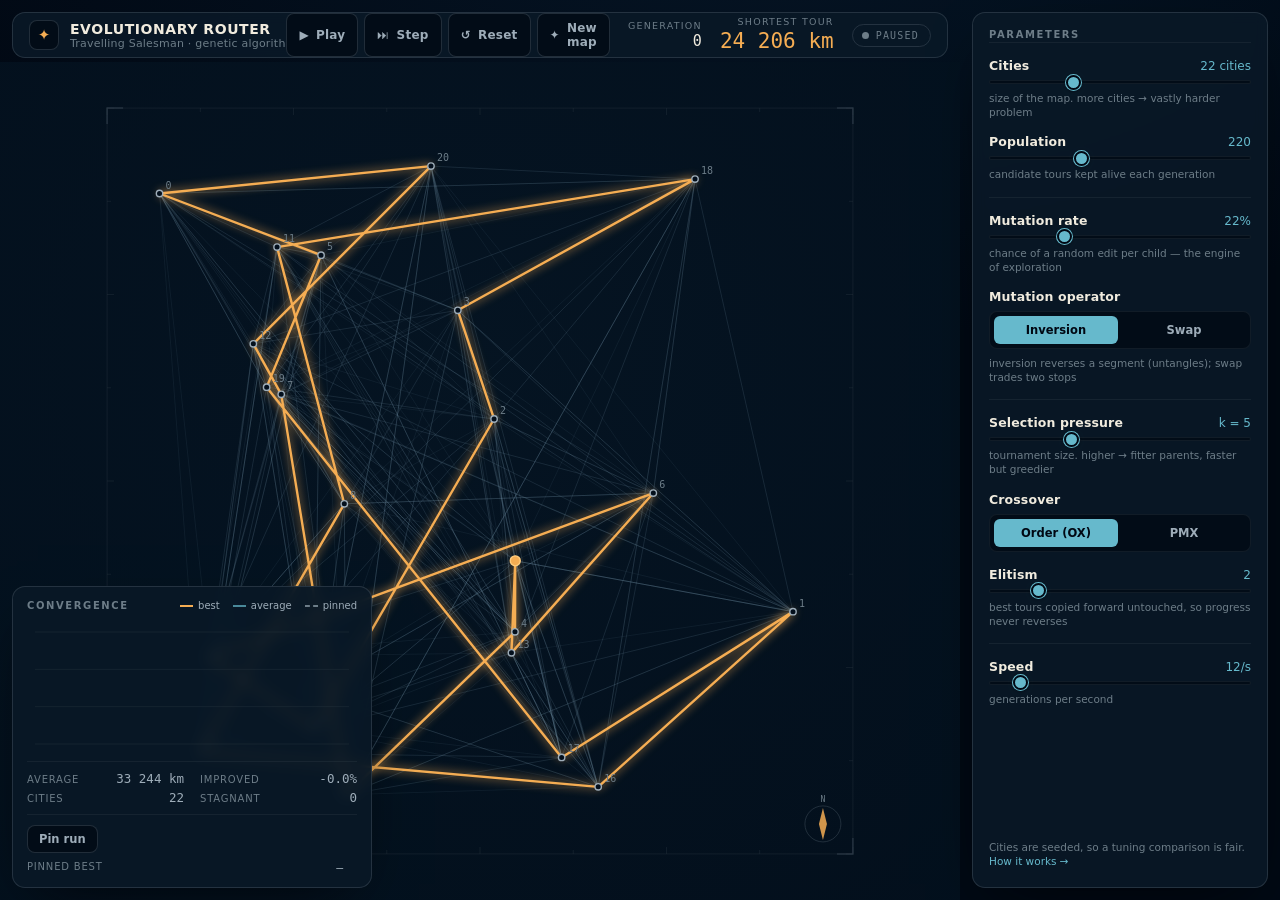
<file: index.html>
<!DOCTYPE html>
<html lang="en">
<head>
  <meta charset="UTF-8" />
  <meta name="viewport" content="width=device-width, initial-scale=1.0" />
  <title>Evolutionary Router · TSP Genetic Algorithm</title>
  <meta name="description" content="A genetic algorithm solving the Travelling Salesman Problem in real time." />
  <link rel="icon" type="image/svg+xml" href="assets/favicon.svg" />
  <link rel="stylesheet" href="style.css" />
</head>
<body>
  <canvas id="stage"></canvas>

  <!-- ============================== Top bar ============================== -->
  <header id="topbar" class="panel">
    <div class="brand">
      <span class="mark" aria-hidden="true">&#x2726;</span>
      <div class="brand-txt">
        <h1>Evolutionary Router</h1>
        <p>Travelling Salesman &middot; genetic algorithm</p>
      </div>
    </div>

    <div class="transport" role="group" aria-label="Run controls">
      <button id="btn-play" class="tbtn" data-on="0" title="Play / pause (Space)">
        <span class="ico" aria-hidden="true">&#9654;</span><span class="label">Play</span>
      </button>
      <button id="btn-step" class="tbtn" title="Advance one generation (S)">
        <span class="ico" aria-hidden="true">&#9197;</span><span class="label">Step</span>
      </button>
      <button id="btn-reset" class="tbtn" title="Restart from random tours (R)">
        <span class="ico" aria-hidden="true">&#8634;</span><span class="label">Reset</span>
      </button>
      <button id="btn-regen" class="tbtn" title="Generate a new set of cities">
        <span class="ico" aria-hidden="true">&#10022;</span><span class="label">New map</span>
      </button>
    </div>

    <div class="status">
      <div class="stat">
        <span class="k">generation</span>
        <span id="r-gen" class="v mono">0</span>
      </div>
      <div class="stat hero">
        <span class="k">shortest tour</span>
        <span id="r-best" class="v mono">&mdash;</span>
      </div>
      <span id="run-state" class="badge" data-on="0">PAUSED</span>
    </div>
  </header>

  <!-- ============================== Rail ============================== -->
  <aside id="rail" class="panel" aria-label="Algorithm parameters">
    <h2 class="rail-title">Parameters</h2>

    <div class="ctrl">
      <div class="ctrl-head"><label for="c-cities">Cities</label><output id="v-cities">22 cities</output></div>
      <input id="c-cities" type="range" min="5" max="60" step="1" value="22" />
      <p class="hint">size of the map. more cities &rarr; vastly harder problem</p>
    </div>

    <div class="ctrl">
      <div class="ctrl-head"><label for="c-pop">Population</label><output id="v-pop">220</output></div>
      <input id="c-pop" type="range" min="20" max="600" step="10" value="220" />
      <p class="hint">candidate tours kept alive each generation</p>
    </div>

    <hr class="rail-sep" />

    <div class="ctrl">
      <div class="ctrl-head"><label for="c-mut">Mutation rate</label><output id="v-mut">22%</output></div>
      <input id="c-mut" type="range" min="0" max="0.8" step="0.01" value="0.22" />
      <p class="hint">chance of a random edit per child &mdash; the engine of exploration</p>
    </div>

    <div class="ctrl">
      <div class="ctrl-head"><label>Mutation operator</label></div>
      <div id="seg-mut" class="seg" role="group" aria-label="Mutation operator">
        <button data-val="inversion" data-on="1">Inversion</button>
        <button data-val="swap" data-on="0">Swap</button>
      </div>
      <p class="hint">inversion reverses a segment (untangles); swap trades two stops</p>
    </div>

    <hr class="rail-sep" />

    <div class="ctrl">
      <div class="ctrl-head"><label for="c-tourn">Selection pressure</label><output id="v-tourn">k = 5</output></div>
      <input id="c-tourn" type="range" min="2" max="12" step="1" value="5" />
      <p class="hint">tournament size. higher &rarr; fitter parents, faster but greedier</p>
    </div>

    <div class="ctrl">
      <div class="ctrl-head"><label>Crossover</label></div>
      <div id="seg-cx" class="seg" role="group" aria-label="Crossover operator">
        <button data-val="ox" data-on="1">Order (OX)</button>
        <button data-val="pmx" data-on="0">PMX</button>
      </div>
    </div>

    <div class="ctrl">
      <div class="ctrl-head"><label for="c-elite">Elitism</label><output id="v-elite">2</output></div>
      <input id="c-elite" type="range" min="0" max="12" step="1" value="2" />
      <p class="hint">best tours copied forward untouched, so progress never reverses</p>
    </div>

    <hr class="rail-sep" />

    <div class="ctrl">
      <div class="ctrl-head"><label for="c-speed">Speed</label><output id="v-speed">12/s</output></div>
      <input id="c-speed" type="range" min="1" max="120" step="1" value="12" />
      <p class="hint">generations per second</p>
    </div>

    <p class="rail-foot">
      Cities are seeded, so a tuning comparison is fair.
      <a href="explanation.html">How it works &rarr;</a>
    </p>
  </aside>

  <!-- ============================== Convergence ============================== -->
  <section id="chartpanel" class="panel" aria-label="Convergence and metrics">
    <div class="chart-head">
      <h2>Convergence</h2>
      <div class="legend">
        <span class="l-best"><i></i>best</span>
        <span class="l-avg"><i></i>average</span>
        <span class="l-pin"><i></i>pinned</span>
      </div>
    </div>

    <canvas id="chart"></canvas>

    <div class="metrics">
      <div class="metric"><span class="k">average</span><span id="r-avg" class="v mono">&mdash;</span></div>
      <div class="metric"><span class="k">improved</span><span id="r-improve" class="v mono">0%</span></div>
      <div class="metric"><span class="k">cities</span><span id="r-cities" class="v mono">22</span></div>
      <div class="metric"><span class="k">stagnant</span><span id="r-stagnant" class="v mono">0</span></div>
    </div>

    <div class="compare">
      <div class="compare-row">
        <button id="btn-pin" class="cbtn" title="Snapshot this run to race the next one against">Pin run</button>
        <button id="btn-clearpin" class="cbtn" hidden>Clear</button>
        <span id="pin-label"></span>
      </div>
      <div id="pin-row" hidden>
        <span class="k">pinned best</span>
        <span class="v"><span id="r-pinned">&mdash;</span> &nbsp; <span id="r-delta"></span></span>
      </div>
    </div>
  </section>

  <script src="genetic-algorithm.js"></script>
</body>
</html>
</file>
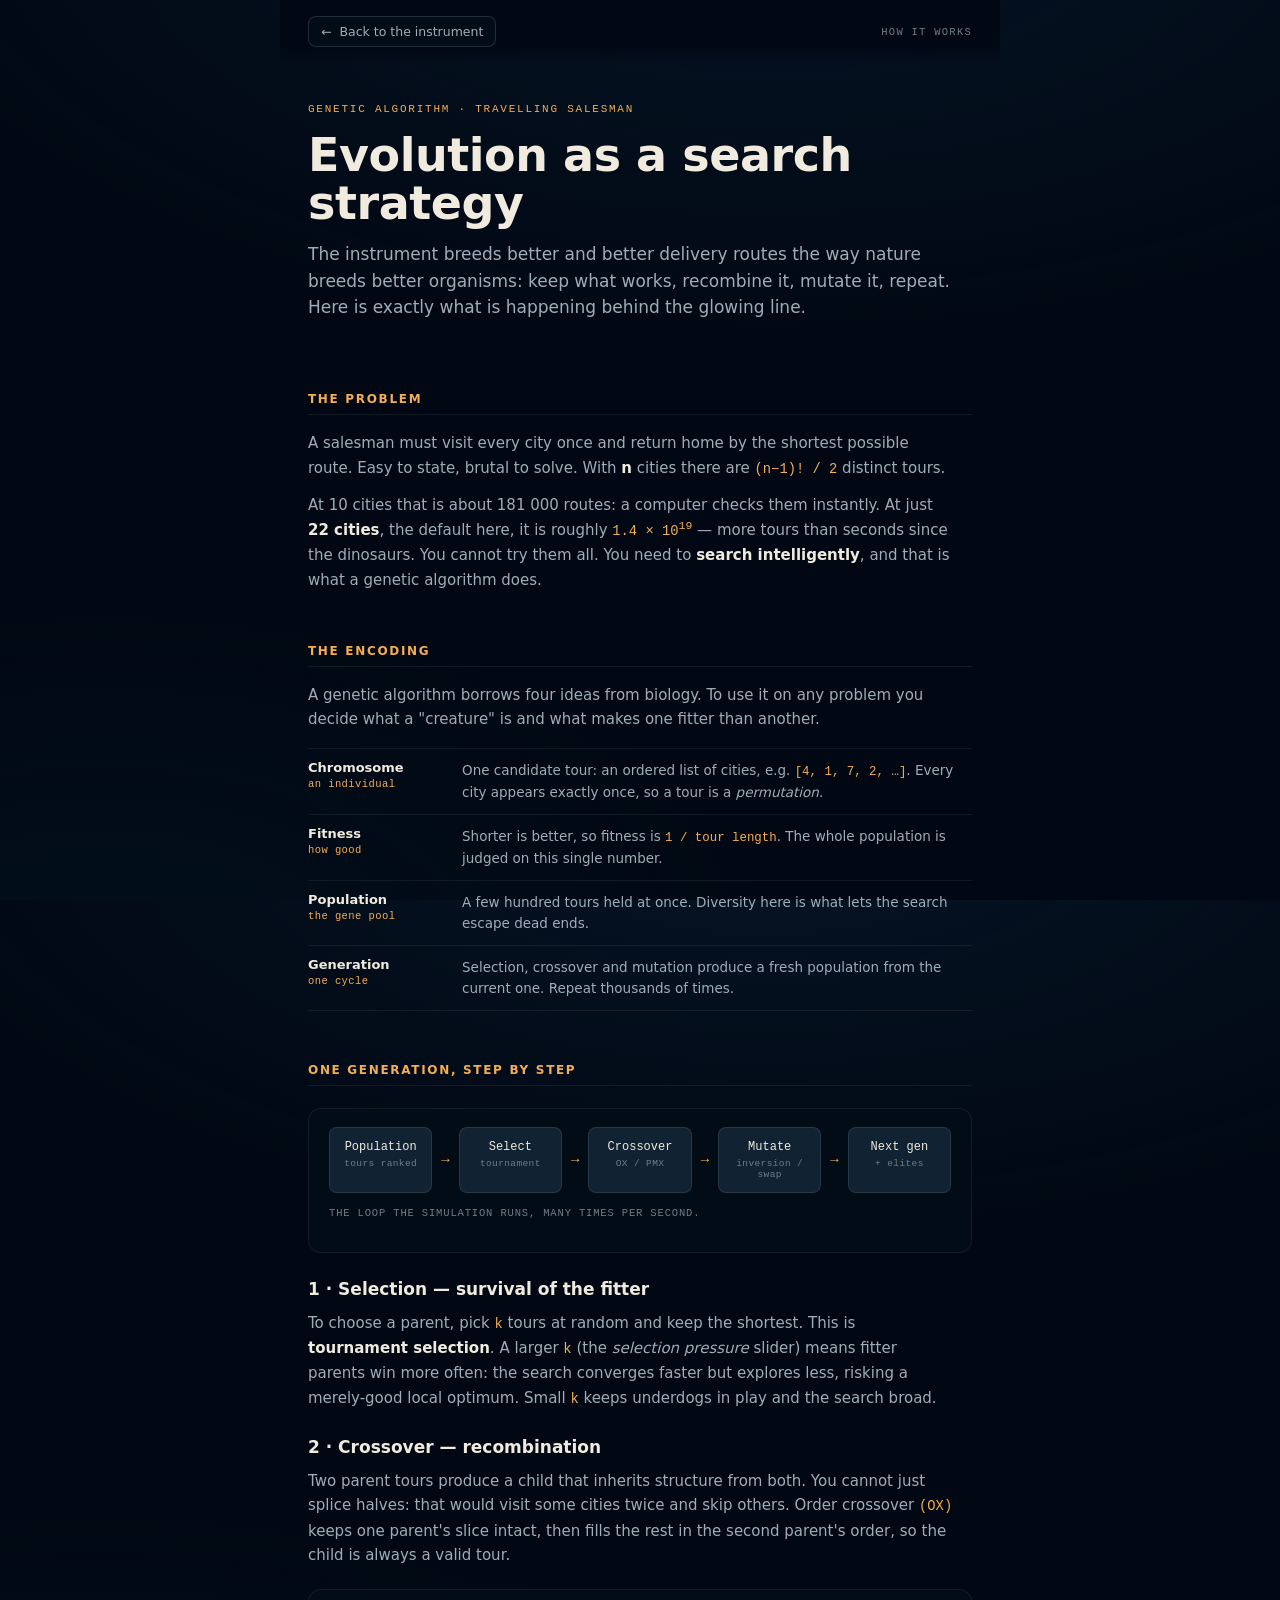
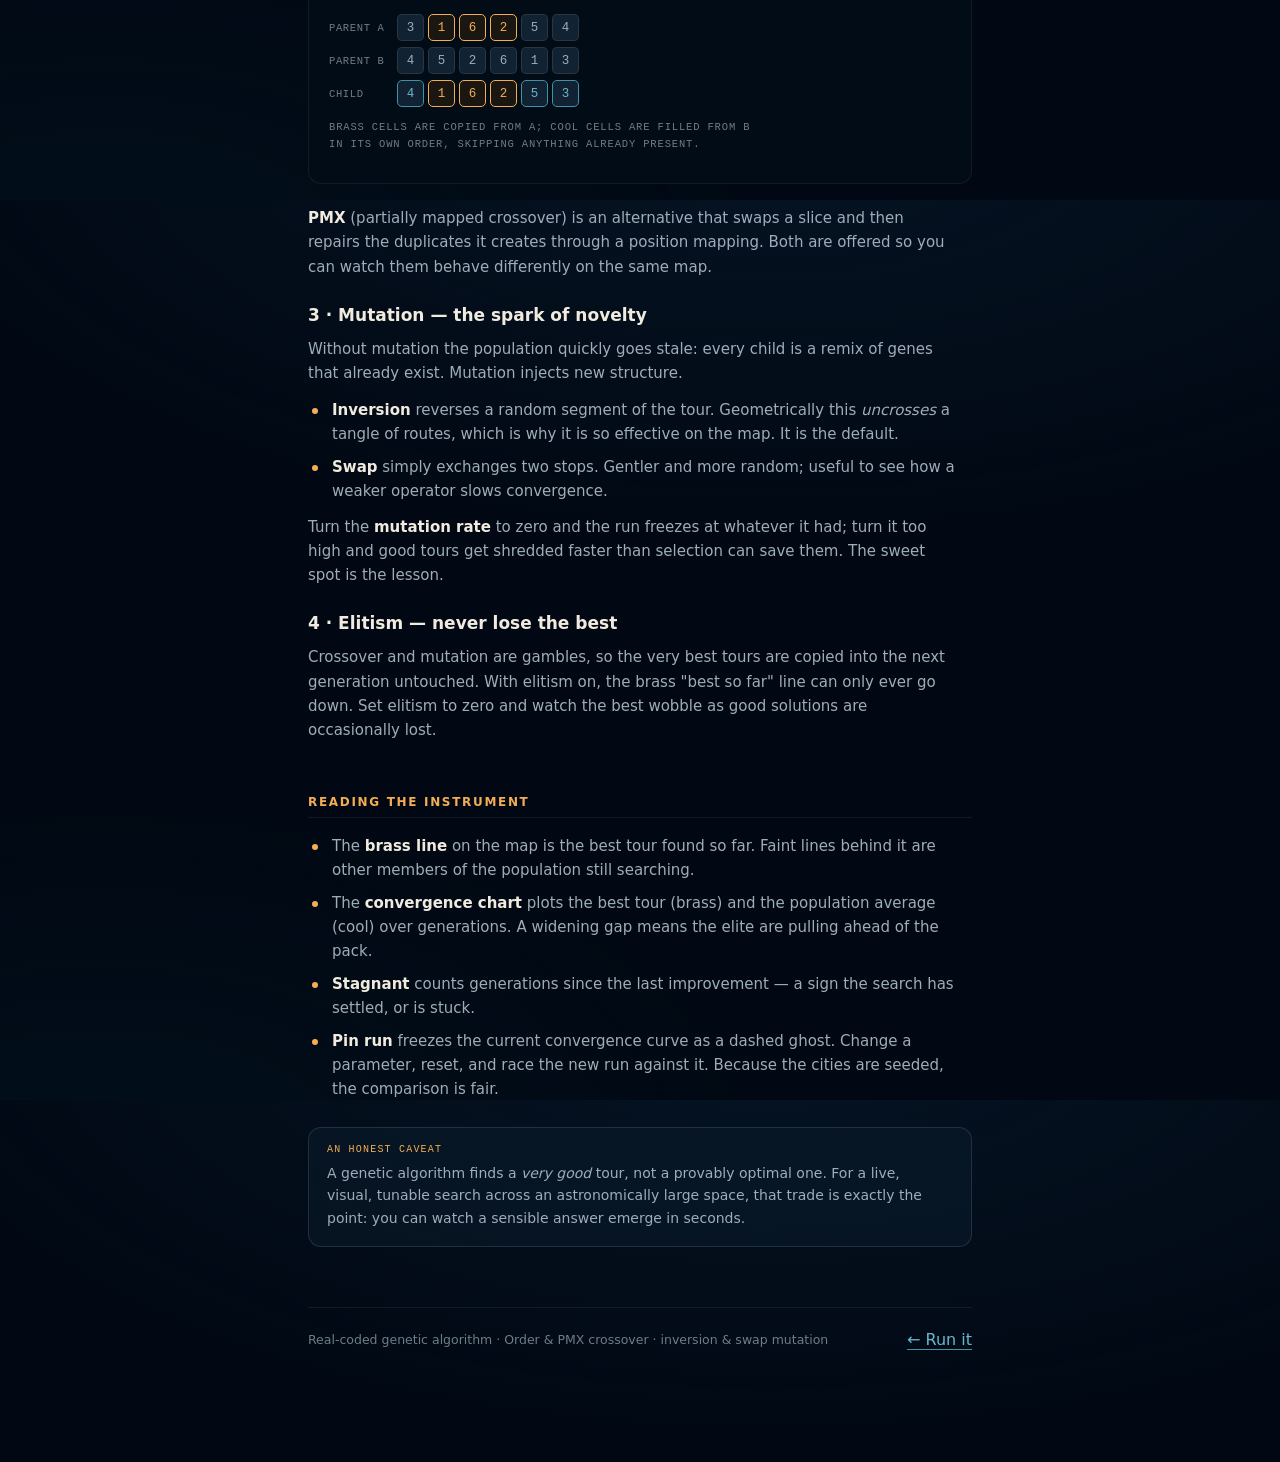
<file: explanation.html>
<!DOCTYPE html>
<html lang="en">
<head>
  <meta charset="UTF-8" />
  <meta name="viewport" content="width=device-width, initial-scale=1.0" />
  <title>How it works · Evolutionary Router</title>
  <meta name="description" content="How a genetic algorithm solves the Travelling Salesman Problem, explained." />
  <link rel="icon" type="image/svg+xml" href="assets/favicon.svg" />
  <link rel="stylesheet" href="style.css" />
</head>
<body class="doc">
  <nav class="doc-nav">
    <a class="back" href="index.html"><span aria-hidden="true">&larr;</span> Back to the instrument</a>
    <span class="tag">How it works</span>
  </nav>

  <main class="doc-wrap doc">
    <header class="doc-hero">
      <p class="eyebrow">Genetic algorithm &middot; Travelling Salesman</p>
      <h1>Evolution as a search strategy</h1>
      <p class="lede">
        The instrument breeds better and better delivery routes the way nature breeds
        better organisms: keep what works, recombine it, mutate it, repeat. Here is
        exactly what is happening behind the glowing line.
      </p>
    </header>

    <section>
      <h2>The problem</h2>
      <p>
        A salesman must visit every city once and return home by the shortest possible
        route. Easy to state, brutal to solve. With <strong>n</strong> cities there are
        <span class="mono-em">(n&minus;1)! / 2</span> distinct tours.
      </p>
      <p>
        At 10 cities that is about 181 000 routes: a computer checks them instantly. At
        just <strong>22 cities</strong>, the default here, it is roughly
        <span class="mono-em">1.4 &times; 10<sup>19</sup></span> &mdash; more tours than
        seconds since the dinosaurs. You cannot try them all. You need to
        <strong>search intelligently</strong>, and that is what a genetic algorithm does.
      </p>
    </section>

    <section>
      <h2>The encoding</h2>
      <p>
        A genetic algorithm borrows four ideas from biology. To use it on any problem you
        decide what a "creature" is and what makes one fitter than another.
      </p>

      <div class="keytable">
        <div class="row">
          <div class="term">Chromosome <small>an individual</small></div>
          <div class="def">One candidate tour: an ordered list of cities, e.g. <span class="mono-em">[4, 1, 7, 2, &hellip;]</span>. Every city appears exactly once, so a tour is a <em>permutation</em>.</div>
        </div>
        <div class="row">
          <div class="term">Fitness <small>how good</small></div>
          <div class="def">Shorter is better, so fitness is <span class="mono-em">1 / tour length</span>. The whole population is judged on this single number.</div>
        </div>
        <div class="row">
          <div class="term">Population <small>the gene pool</small></div>
          <div class="def">A few hundred tours held at once. Diversity here is what lets the search escape dead ends.</div>
        </div>
        <div class="row">
          <div class="term">Generation <small>one cycle</small></div>
          <div class="def">Selection, crossover and mutation produce a fresh population from the current one. Repeat thousands of times.</div>
        </div>
      </div>
    </section>

    <section>
      <h2>One generation, step by step</h2>
      <div class="figure">
        <div class="flow">
          <div class="node">Population<small>tours ranked</small></div>
          <div class="arrow" aria-hidden="true">&rarr;</div>
          <div class="node">Select<small>tournament</small></div>
          <div class="arrow" aria-hidden="true">&rarr;</div>
          <div class="node">Crossover<small>OX / PMX</small></div>
          <div class="arrow" aria-hidden="true">&rarr;</div>
          <div class="node">Mutate<small>inversion / swap</small></div>
          <div class="arrow" aria-hidden="true">&rarr;</div>
          <div class="node">Next gen<small>+ elites</small></div>
        </div>
        <p class="cap">The loop the simulation runs, many times per second.</p>
      </div>

      <h3>1 &middot; Selection &mdash; survival of the fitter</h3>
      <p>
        To choose a parent, pick <span class="mono-em">k</span> tours at random and keep
        the shortest. This is <strong>tournament selection</strong>. A larger
        <span class="mono-em">k</span> (the <em>selection pressure</em> slider) means
        fitter parents win more often: the search converges faster but explores less,
        risking a merely-good local optimum. Small <span class="mono-em">k</span> keeps
        underdogs in play and the search broad.
      </p>

      <h3>2 &middot; Crossover &mdash; recombination</h3>
      <p>
        Two parent tours produce a child that inherits structure from both. You cannot
        just splice halves: that would visit some cities twice and skip others. Order
        crossover <span class="mono-em">(OX)</span> keeps one parent's slice intact, then
        fills the rest in the second parent's order, so the child is always a valid tour.
      </p>
      <div class="figure">
        <div class="gene"><span class="lbl">Parent A</span>
          <span class="cell">3</span><span class="cell keep">1</span><span class="cell keep">6</span><span class="cell keep">2</span><span class="cell">5</span><span class="cell">4</span>
        </div>
        <div class="gene"><span class="lbl">Parent B</span>
          <span class="cell">4</span><span class="cell">5</span><span class="cell">2</span><span class="cell">6</span><span class="cell">1</span><span class="cell">3</span>
        </div>
        <div class="gene"><span class="lbl">Child</span>
          <span class="cell fill">4</span><span class="cell keep">1</span><span class="cell keep">6</span><span class="cell keep">2</span><span class="cell fill">5</span><span class="cell fill">3</span>
        </div>
        <p class="cap">Brass cells are copied from A; cool cells are filled from B in its own order, skipping anything already present.</p>
      </div>
      <p>
        <strong>PMX</strong> (partially mapped crossover) is an alternative that swaps a
        slice and then repairs the duplicates it creates through a position mapping. Both
        are offered so you can watch them behave differently on the same map.
      </p>

      <h3>3 &middot; Mutation &mdash; the spark of novelty</h3>
      <p>
        Without mutation the population quickly goes stale: every child is a remix of
        genes that already exist. Mutation injects new structure.
      </p>
      <ul>
        <li><strong>Inversion</strong> reverses a random segment of the tour. Geometrically this <em>uncrosses</em> a tangle of routes, which is why it is so effective on the map. It is the default.</li>
        <li><strong>Swap</strong> simply exchanges two stops. Gentler and more random; useful to see how a weaker operator slows convergence.</li>
      </ul>
      <p>
        Turn the <strong>mutation rate</strong> to zero and the run freezes at whatever it
        had; turn it too high and good tours get shredded faster than selection can save
        them. The sweet spot is the lesson.
      </p>

      <h3>4 &middot; Elitism &mdash; never lose the best</h3>
      <p>
        Crossover and mutation are gambles, so the very best tours are copied into the
        next generation untouched. With elitism on, the brass "best so far" line can only
        ever go down. Set elitism to zero and watch the best wobble as good solutions are
        occasionally lost.
      </p>
    </section>

    <section>
      <h2>Reading the instrument</h2>
      <ul>
        <li>The <strong>brass line</strong> on the map is the best tour found so far. Faint lines behind it are other members of the population still searching.</li>
        <li>The <strong>convergence chart</strong> plots the best tour (brass) and the population average (cool) over generations. A widening gap means the elite are pulling ahead of the pack.</li>
        <li><strong>Stagnant</strong> counts generations since the last improvement &mdash; a sign the search has settled, or is stuck.</li>
        <li><strong>Pin run</strong> freezes the current convergence curve as a dashed ghost. Change a parameter, reset, and race the new run against it. Because the cities are seeded, the comparison is fair.</li>
      </ul>

      <div class="callout">
        <span class="tag">An honest caveat</span>
        <p>
          A genetic algorithm finds a <em>very good</em> tour, not a provably optimal one.
          For a live, visual, tunable search across an astronomically large space, that
          trade is exactly the point: you can watch a sensible answer emerge in seconds.
        </p>
      </div>
    </section>

    <footer class="doc-foot">
      <p>Real-coded genetic algorithm &middot; Order &amp; PMX crossover &middot; inversion &amp; swap mutation</p>
      <a class="back" href="index.html"><span aria-hidden="true">&larr;</span> Run it</a>
    </footer>
  </main>
</body>
</html>
</file>
<file: style.css>
/* ============================================================================
   Nautical chart at night — design system for the Evolutionary Router.
   Cool ink ground, a single committed brass signal for the champion tour,
   instrument-grade mono readouts. OKLCH only; no pure #000/#fff; neutrals
   tinted toward the ink hue (~248).
   ============================================================================ */
:root {
  --bg-deep:   oklch(0.13  0.030 248);
  --bg:        oklch(0.165 0.034 248);
  --panel:     oklch(0.205 0.036 248 / 0.92);
  --panel-2:   oklch(0.245 0.038 248);
  --well:      oklch(0.150 0.030 248);
  --line:      oklch(0.40  0.030 248 / 0.55);
  --line-soft: oklch(0.36  0.026 248 / 0.32);
  --ink:       oklch(0.94  0.018 90);
  --ink-dim:   oklch(0.74  0.024 240);
  --ink-faint: oklch(0.58  0.026 240);
  --champ:     oklch(0.80  0.135 70);
  --champ-hi:  oklch(0.88  0.115 75);
  --accent:    oklch(0.74  0.085 215);
  --accent-d:  oklch(0.62  0.085 215);
  --ghost:     oklch(0.62  0.040 240 / 0.10);
  --good:      oklch(0.80  0.130 150);
  --warn:      oklch(0.76  0.140 45);

  --r:    13px;
  --r-sm: 8px;
  --shadow: 0 22px 60px -26px oklch(0.06 0.03 248 / 0.9);
  --mono: ui-monospace, "Cascadia Code", "JetBrains Mono", "SF Mono", Consolas, monospace;
  --sans: "Segoe UI", system-ui, -apple-system, Roboto, "Helvetica Neue", sans-serif;

  --rail-w: 320px;
  --bar-h:  62px;

  /* Top safe area. Stays 0 standalone; the script bumps it when the page is
     embedded in a host that paints its own nav bar over the top edge. */
  --safe-top: 0px;
}

/* Host chrome (e.g. an "Exit Full Screen" bar) sits over the top edge when we
   run inside the simulation platform. Reserve room so our header clears it. */
body.embedded { --safe-top: 56px; }

* { box-sizing: border-box; margin: 0; padding: 0; }
html, body { height: 100%; }
body {
  font-family: var(--sans);
  color: var(--ink);
  background:
    radial-gradient(120% 80% at 60% -10%, oklch(0.24 0.05 248 / 0.5), transparent 60%),
    radial-gradient(90% 70% at 8% 108%, oklch(0.20 0.045 230 / 0.4), transparent 60%),
    var(--bg-deep);
  overflow: hidden;
  -webkit-font-smoothing: antialiased;
}

.mono { font-family: var(--mono); font-variant-numeric: tabular-nums; }

/* ---- The map fills the area between the top bar and the rail.
   <canvas> is a replaced element, so explicit width/height are required;
   left/right insets alone fall back to its intrinsic 300x150. ---- */
#stage {
  position: fixed;
  top: calc(var(--bar-h) + var(--safe-top)); left: 0;
  width: calc(100vw - var(--rail-w));
  height: calc(100vh - var(--bar-h) - var(--safe-top));
  display: block;
  background:
    radial-gradient(120% 120% at 50% 35%, oklch(0.185 0.036 248), var(--bg) 70%, var(--bg-deep));
}

.panel {
  position: fixed;
  z-index: 5;
  background: var(--panel);
  backdrop-filter: blur(7px) saturate(1.05);
  border: 1px solid var(--line);
  border-radius: var(--r);
  box-shadow: var(--shadow);
}

/* ============================================================================
   Top bar
   ============================================================================ */
#topbar {
  top: calc(12px + var(--safe-top)); left: 12px; right: calc(var(--rail-w) + 12px);
  height: calc(var(--bar-h) - 16px);
  display: flex; align-items: center; justify-content: space-between;
  gap: 18px; padding: 0 16px;
}
.brand { display: flex; align-items: center; gap: 11px; min-width: 0; }
.brand .mark {
  width: 30px; height: 30px; flex: none;
  display: grid; place-items: center;
  color: var(--champ);
  border: 1px solid var(--line); border-radius: 8px;
  background: var(--well);
  font-size: 15px;
}
.brand h1 {
  font-size: 14px; font-weight: 650; letter-spacing: 0.04em;
  text-transform: uppercase; white-space: nowrap;
}
.brand p {
  font-size: 11px; color: var(--ink-faint); letter-spacing: 0.02em;
  white-space: nowrap;
}

.transport { display: flex; gap: 6px; }
.tbtn {
  display: inline-flex; align-items: center; gap: 7px;
  font-family: var(--sans); font-size: 12px; font-weight: 550;
  letter-spacing: 0.02em;
  color: var(--ink-dim);
  background: var(--well);
  border: 1px solid var(--line);
  border-radius: var(--r-sm);
  padding: 7px 12px; cursor: pointer;
  transition: color .18s, border-color .18s, background .18s;
}
.tbtn .ico { font-size: 12px; line-height: 1; }
.tbtn:hover { color: var(--ink); border-color: var(--accent); }
.tbtn[data-on="1"] {
  color: var(--bg-deep); background: var(--accent); border-color: var(--accent);
}
.tbtn:focus-visible { outline: 2px solid var(--accent); outline-offset: 2px; }

.status { display: flex; align-items: center; gap: 18px; }
.stat { display: flex; flex-direction: column; align-items: flex-end; line-height: 1.1; }
.stat .k {
  font-size: 9.5px; text-transform: uppercase; letter-spacing: 0.13em;
  color: var(--ink-faint);
}
.stat .v { font-size: 15px; color: var(--ink); margin-top: 2px; white-space: nowrap; }
.stat.hero .v { font-size: 21px; color: var(--champ); font-weight: 500; }

.badge {
  font-family: var(--mono); font-size: 10px; letter-spacing: 0.12em;
  color: var(--ink-faint);
  border: 1px solid var(--line); border-radius: 20px;
  padding: 5px 11px 5px 9px;
  display: inline-flex; align-items: center; gap: 7px;
}
.badge::before {
  content: ""; width: 7px; height: 7px; border-radius: 50%;
  background: var(--ink-faint);
}
.badge[data-on="1"] { color: var(--good); border-color: oklch(0.5 0.09 150 / 0.5); }
.badge[data-on="1"]::before { background: var(--good); box-shadow: 0 0 8px var(--good); }

/* ============================================================================
   Control rail
   ============================================================================ */
#rail {
  top: calc(12px + var(--safe-top)); right: 12px; bottom: 12px; width: calc(var(--rail-w) - 24px);
  padding: 16px 16px 18px;
  display: flex; flex-direction: column; gap: 15px;
  overflow-y: auto;
}
.rail-title, .chart-head h2, .compare h2 {
  font-size: 10px; text-transform: uppercase; letter-spacing: 0.16em;
  color: var(--ink-faint); font-weight: 600;
}
.rail-title { padding-bottom: 2px; border-bottom: 1px solid var(--line-soft); }

.ctrl { display: flex; flex-direction: column; gap: 7px; }
.ctrl-head { display: flex; align-items: baseline; justify-content: space-between; }
.ctrl-head label {
  font-size: 12.5px; color: var(--ink); font-weight: 550; letter-spacing: 0.01em;
}
.ctrl-head output { font-size: 12px; color: var(--accent); }
.hint { font-size: 10.5px; color: var(--ink-faint); line-height: 1.35; }

/* Range inputs */
input[type="range"] {
  -webkit-appearance: none; appearance: none;
  width: 100%; height: 4px; border-radius: 3px;
  background: var(--well);
  border: 1px solid var(--line-soft);
  cursor: pointer;
}
input[type="range"]::-webkit-slider-thumb {
  -webkit-appearance: none; appearance: none;
  width: 15px; height: 15px; border-radius: 50%;
  background: var(--accent);
  border: 2px solid var(--bg-deep);
  box-shadow: 0 0 0 1px var(--accent), 0 1px 4px oklch(0.1 0.03 248 / 0.6);
  transition: transform .12s;
}
input[type="range"]::-webkit-slider-thumb:hover { transform: scale(1.12); }
input[type="range"]::-moz-range-thumb {
  width: 15px; height: 15px; border-radius: 50%;
  background: var(--accent); border: 2px solid var(--bg-deep);
  box-shadow: 0 0 0 1px var(--accent);
}
input[type="range"]:focus-visible { outline: 2px solid var(--accent); outline-offset: 4px; }

/* Segmented toggles */
.seg {
  display: grid; grid-auto-flow: column; grid-auto-columns: 1fr;
  gap: 4px; padding: 4px;
  background: var(--well); border: 1px solid var(--line-soft); border-radius: var(--r-sm);
}
.seg button {
  font-family: var(--sans); font-size: 11.5px; font-weight: 550;
  color: var(--ink-dim);
  background: transparent; border: 0; border-radius: 6px;
  padding: 7px 6px; cursor: pointer;
  transition: color .16s, background .16s;
}
.seg button:hover { color: var(--ink); }
.seg button[data-on="1"] {
  color: var(--bg-deep); background: var(--accent);
}
.seg button:focus-visible { outline: 2px solid var(--accent); outline-offset: 2px; }

.rail-sep { height: 1px; background: var(--line-soft); border: 0; }

.rail-foot {
  margin-top: auto; padding-top: 12px;
  font-size: 10.5px; color: var(--ink-faint); line-height: 1.4;
}
.rail-foot a { color: var(--accent); text-decoration: none; }
.rail-foot a:hover { text-decoration: underline; }

/* ============================================================================
   Convergence panel (bottom-left, floating over the map)
   ============================================================================ */
#chartpanel {
  left: 12px; bottom: 12px; width: 360px;
  padding: 13px 14px 12px;
  display: flex; flex-direction: column; gap: 9px;
}
.chart-head { display: flex; align-items: center; justify-content: space-between; }
.legend { display: flex; gap: 13px; font-size: 10px; color: var(--ink-dim); }
.legend span { display: inline-flex; align-items: center; gap: 5px; }
.legend i { width: 13px; height: 0; border-top: 2px solid; display: inline-block; }
.legend .l-best i { border-color: var(--champ); }
.legend .l-avg  i { border-color: var(--accent); opacity: 0.7; }
.legend .l-pin  i { border-top-style: dashed; border-color: var(--ink-faint); }

#chart { width: 100%; height: 132px; display: block; }

.metrics {
  display: grid; grid-template-columns: 1fr 1fr; gap: 4px 16px;
  padding-top: 9px; border-top: 1px solid var(--line-soft);
}
.metric { display: flex; align-items: baseline; justify-content: space-between; }
.metric .k {
  font-size: 10px; text-transform: uppercase; letter-spacing: 0.08em;
  color: var(--ink-faint);
}
.metric .v { font-size: 12.5px; color: var(--ink-dim); }

.compare { display: flex; flex-direction: column; gap: 8px; padding-top: 10px; border-top: 1px solid var(--line-soft); }
.compare-row { display: flex; align-items: center; gap: 8px; flex-wrap: wrap; }
.cbtn {
  font-family: var(--sans); font-size: 11.5px; font-weight: 550;
  color: var(--ink-dim); background: var(--well);
  border: 1px solid var(--line); border-radius: var(--r-sm);
  padding: 6px 11px; cursor: pointer;
  transition: color .16s, border-color .16s;
}
.cbtn:hover { color: var(--ink); border-color: var(--accent); }
.cbtn:focus-visible { outline: 2px solid var(--accent); outline-offset: 2px; }
#pin-label { font-family: var(--mono); font-size: 10.5px; color: var(--ink-faint); }
#pin-row { display: flex; justify-content: space-between; font-size: 11.5px; }
#pin-row .k { color: var(--ink-faint); text-transform: uppercase; letter-spacing: 0.08em; font-size: 10px; }
#pin-row .v { font-family: var(--mono); color: var(--ink-dim); }
#r-delta[data-sign="good"] { color: var(--good); }
#r-delta[data-sign="warn"] { color: var(--warn); }

/* ============================================================================
   Adaptive: keep it usable on a laptop; collapse the rail on small screens
   ============================================================================ */
@media (max-width: 1180px) {
  :root { --rail-w: 280px; }
  #chartpanel { width: 320px; }
}
@media (max-width: 860px) {
  :root { --rail-w: 0px; --bar-h: 56px; }
  #rail {
    width: min(360px, 86vw); top: auto; bottom: 12px; right: 12px;
    max-height: 56vh;
  }
  #chartpanel { display: none; }
  #topbar { right: 12px; }
  .brand p { display: none; }
}

@media (prefers-reduced-motion: reduce) {
  * { transition: none !important; }
}

/* ============================================================================
   Explanation page (body.doc) — a reading surface in the same chart-at-night
   system. Overrides the fixed instrument layout.
   ============================================================================ */
body.doc { overflow: auto; }

.doc-wrap { max-width: 720px; margin: 0 auto; padding: 0 28px 120px; }

.doc-nav {
  position: sticky; top: 0; z-index: 10;
  display: flex; align-items: center; justify-content: space-between;
  gap: 16px;
  max-width: 720px; margin: 0 auto; padding: 16px 28px;
  background: linear-gradient(var(--bg-deep) 70%, transparent);
}
.doc-nav .back {
  display: inline-flex; align-items: center; gap: 8px;
  font-size: 12.5px; color: var(--ink-dim); text-decoration: none;
  border: 1px solid var(--line); border-radius: var(--r-sm);
  padding: 7px 12px; background: var(--well);
  transition: color .16s, border-color .16s;
}
.doc-nav .back:hover { color: var(--ink); border-color: var(--accent); }
.doc-nav .tag {
  font-family: var(--mono); font-size: 10.5px; letter-spacing: 0.12em;
  color: var(--ink-faint); text-transform: uppercase;
}

.doc-hero { padding: 26px 0 8px; }
.doc-hero .eyebrow {
  font-family: var(--mono); font-size: 11px; letter-spacing: 0.16em;
  text-transform: uppercase; color: var(--champ);
}
.doc-hero h1 {
  font-size: clamp(30px, 5vw, 46px); line-height: 1.05; font-weight: 600;
  letter-spacing: -0.01em; margin: 12px 0 14px;
}
.doc-hero .lede { font-size: 17px; line-height: 1.55; color: var(--ink-dim); max-width: 60ch; }

.doc h2 {
  font-size: 12px; text-transform: uppercase; letter-spacing: 0.14em;
  color: var(--champ); font-weight: 600;
  margin: 52px 0 16px; padding-bottom: 8px;
  border-bottom: 1px solid var(--line-soft);
}
.doc h3 { font-size: 17px; font-weight: 600; color: var(--ink); margin: 26px 0 8px; }
.doc p { font-size: 15px; line-height: 1.62; color: var(--ink-dim); margin: 12px 0; max-width: 68ch; }
.doc p strong { color: var(--ink); font-weight: 600; }
.doc a { color: var(--accent); text-decoration: none; border-bottom: 1px solid var(--accent-d); }
.doc a:hover { color: var(--ink); }
.doc .mono-em { font-family: var(--mono); color: var(--champ); font-size: 0.92em; }

.doc ul { margin: 12px 0; padding-left: 0; list-style: none; max-width: 68ch; }
.doc ul li {
  position: relative; padding-left: 24px; margin: 9px 0;
  font-size: 15px; line-height: 1.6; color: var(--ink-dim);
}
.doc ul li::before {
  content: ""; position: absolute; left: 4px; top: 10px;
  width: 6px; height: 6px; border-radius: 50%; background: var(--champ);
}
.doc ul li strong { color: var(--ink); }

.figure {
  margin: 22px 0; padding: 18px 20px;
  background: var(--well); border: 1px solid var(--line-soft); border-radius: var(--r);
}
.figure .cap {
  font-family: var(--mono); font-size: 10.5px; letter-spacing: 0.08em;
  text-transform: uppercase; color: var(--ink-faint); margin-top: 12px;
}
.flow {
  display: flex; align-items: stretch; gap: 0; flex-wrap: wrap;
  font-family: var(--mono);
}
.flow .node {
  flex: 1 1 0; min-width: 92px; text-align: center;
  padding: 12px 8px; border: 1px solid var(--line); border-radius: var(--r-sm);
  background: var(--panel-2); color: var(--ink); font-size: 12px;
}
.flow .node small { display: block; color: var(--ink-faint); font-size: 9.5px; margin-top: 4px; letter-spacing: 0.04em; }
.flow .arrow { align-self: center; color: var(--champ); padding: 0 9px; font-size: 14px; }

.gene {
  display: flex; gap: 4px; flex-wrap: wrap; font-family: var(--mono);
  font-size: 12.5px; margin: 6px 0;
}
.gene .cell {
  width: 27px; height: 27px; display: grid; place-items: center;
  border: 1px solid var(--line); border-radius: 5px; color: var(--ink-dim);
  background: var(--panel-2);
}
.gene .cell.keep { border-color: var(--champ); color: var(--champ); background: oklch(0.30 0.05 70 / 0.4); }
.gene .cell.fill { border-color: var(--accent-d); color: var(--accent); }
.gene .lbl { align-self: center; font-size: 10.5px; color: var(--ink-faint); width: 64px; text-transform: uppercase; letter-spacing: 0.06em; }

.keytable { margin: 16px 0; max-width: 68ch; }
.keytable .row { display: grid; grid-template-columns: 140px 1fr; gap: 14px; padding: 11px 0; border-top: 1px solid var(--line-soft); }
.keytable .row:last-child { border-bottom: 1px solid var(--line-soft); }
.keytable .term { font-size: 13px; color: var(--ink); font-weight: 600; }
.keytable .term small { display: block; font-family: var(--mono); font-weight: 400; color: var(--champ); font-size: 10.5px; margin-top: 3px; letter-spacing: 0.04em; }
.keytable .def { font-size: 13.5px; line-height: 1.55; color: var(--ink-dim); }

.callout {
  margin: 26px 0; padding: 16px 18px;
  background: oklch(0.22 0.04 248 / 0.5); border: 1px solid var(--line);
  border-radius: var(--r);
}
.callout p { margin: 0; color: var(--ink-dim); font-size: 14px; }
.callout .tag { font-family: var(--mono); font-size: 10px; letter-spacing: 0.12em; text-transform: uppercase; color: var(--champ); display: block; margin-bottom: 7px; }

.doc-foot {
  margin-top: 60px; padding-top: 22px; border-top: 1px solid var(--line-soft);
  display: flex; align-items: center; justify-content: space-between; gap: 16px; flex-wrap: wrap;
}
.doc-foot p { font-size: 12.5px; color: var(--ink-faint); margin: 0; }
</file>
